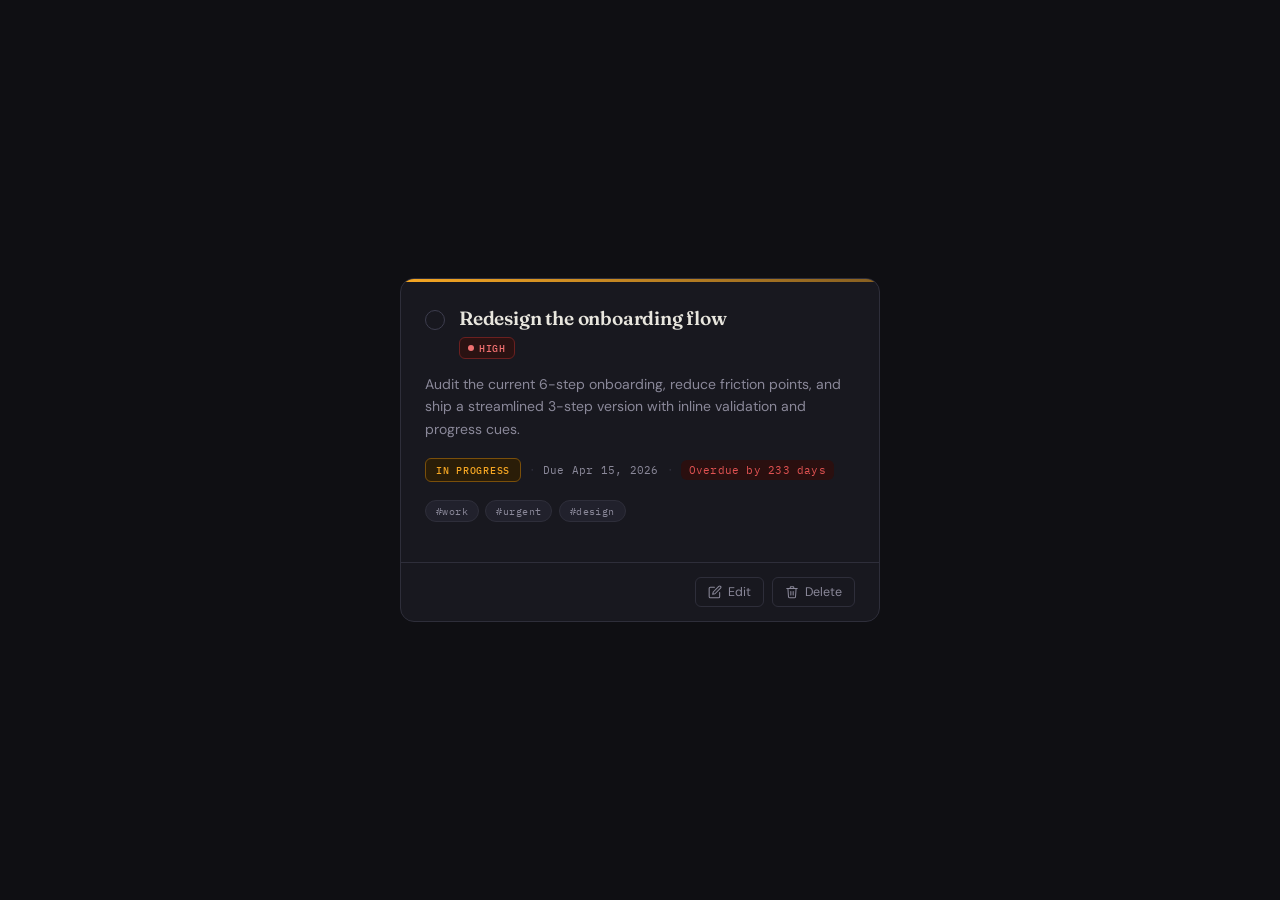
<file: index.html>
<!doctype html>
<html lang="en">
  <head>
    <meta charset="UTF-8" />
    <meta name="viewport" content="width=device-width, initial-scale=1.0" />
    <title>Todo Card — Stage 0</title>
    <link rel="preconnect" href="https://fonts.googleapis.com" />
    <link rel="preconnect" href="https://fonts.gstatic.com" crossorigin />
    <link
      href="https://fonts.googleapis.com/css2?family=Fraunces:ital,opsz,wght@0,9..144,400;0,9..144,600;1,9..144,400&family=IBM+Plex+Mono:wght@400;500&family=DM+Sans:wght@400;500&display=swap"
      rel="stylesheet"
    />
    <link rel="stylesheet" href="style.css" />
  </head>
  <body>
    <article
      data-testid="test-todo-card"
      role="region"
      aria-label="Todo task: Redesign onboarding flow"
    >
      <div class="card-stripe" aria-hidden="true"></div>

      <div class="card-body">
        <!-- Header: checkbox + title + priority -->
        <div class="card-header">
          <div class="checkbox-wrap">
            <label for="todo-complete" class="sr-only"
              >Mark task as complete</label
            >
            <input
              type="checkbox"
              id="todo-complete"
              data-testid="test-todo-complete-toggle"
              role="checkbox"
              aria-label="Mark task as complete"
              aria-checked="false"
            />
          </div>

          <div class="title-group">
            <h2 data-testid="test-todo-title">Redesign the onboarding flow</h2>
            <span
              data-testid="test-todo-priority"
              class="priority-high"
              aria-label="Priority: High"
            >
              <span class="priority-dot" aria-hidden="true"></span>
              High
            </span>
          </div>
        </div>

        <!-- Description -->
        <p data-testid="test-todo-description">
          Audit the current 6-step onboarding, reduce friction points, and ship
          a streamlined 3-step version with inline validation and progress cues.
        </p>

        <!-- Status + Due date + Time remaining -->
        <div class="card-meta">
          <span
            data-testid="test-todo-status"
            class="status-in-progress"
            aria-label="Status: In Progress"
            >In Progress</span
          >

          <span class="meta-sep" aria-hidden="true">·</span>

          <time
            data-testid="test-todo-due-date"
            datetime="2026-04-15T18:00:00Z"
            aria-label="Due date: April 15, 2026"
            >Due Apr 15, 2026</time
          >

          <span class="meta-sep" aria-hidden="true">·</span>

          <span
            data-testid="test-todo-time-remaining"
            class="fine"
            aria-live="polite"
            aria-label="Time remaining"
            >Calculating…</span
          >
        </div>

        <!-- Tags -->
        <ul data-testid="test-todo-tags" role="list" aria-label="Task tags">
          <li data-testid="test-todo-tag-work" role="listitem">#work</li>
          <li data-testid="test-todo-tag-urgent" role="listitem">#urgent</li>
          <li data-testid="test-todo-tag-design" role="listitem">#design</li>
        </ul>
      </div>
      <!-- /card-body -->

      <!-- Footer actions -->
      <div class="card-footer">
        <button
          data-testid="test-todo-edit-button"
          class="icon-btn"
          aria-label="Edit task"
        >
          <svg class="btn-icon" viewBox="0 0 24 24" aria-hidden="true">
            <path
              d="M11 4H4a2 2 0 0 0-2 2v14a2 2 0 0 0 2 2h14a2 2 0 0 0 2-2v-7"
            />
            <path d="M18.5 2.5a2.121 2.121 0 0 1 3 3L12 15l-4 1 1-4 9.5-9.5z" />
          </svg>
          <span>Edit</span>
        </button>

        <button
          data-testid="test-todo-delete-button"
          class="icon-btn"
          aria-label="Delete task"
        >
          <svg class="btn-icon" viewBox="0 0 24 24" aria-hidden="true">
            <polyline points="3 6 5 6 21 6" />
            <path d="M19 6l-1 14a2 2 0 0 1-2 2H8a2 2 0 0 1-2-2L5 6" />
            <path d="M10 11v6M14 11v6" />
            <path d="M9 6V4a1 1 0 0 1 1-1h4a1 1 0 0 1 1 1v2" />
          </svg>
          <span>Delete</span>
        </button>
      </div>
    </article>

    <script src="main.js"></script>
  </body>
</html>
</file>
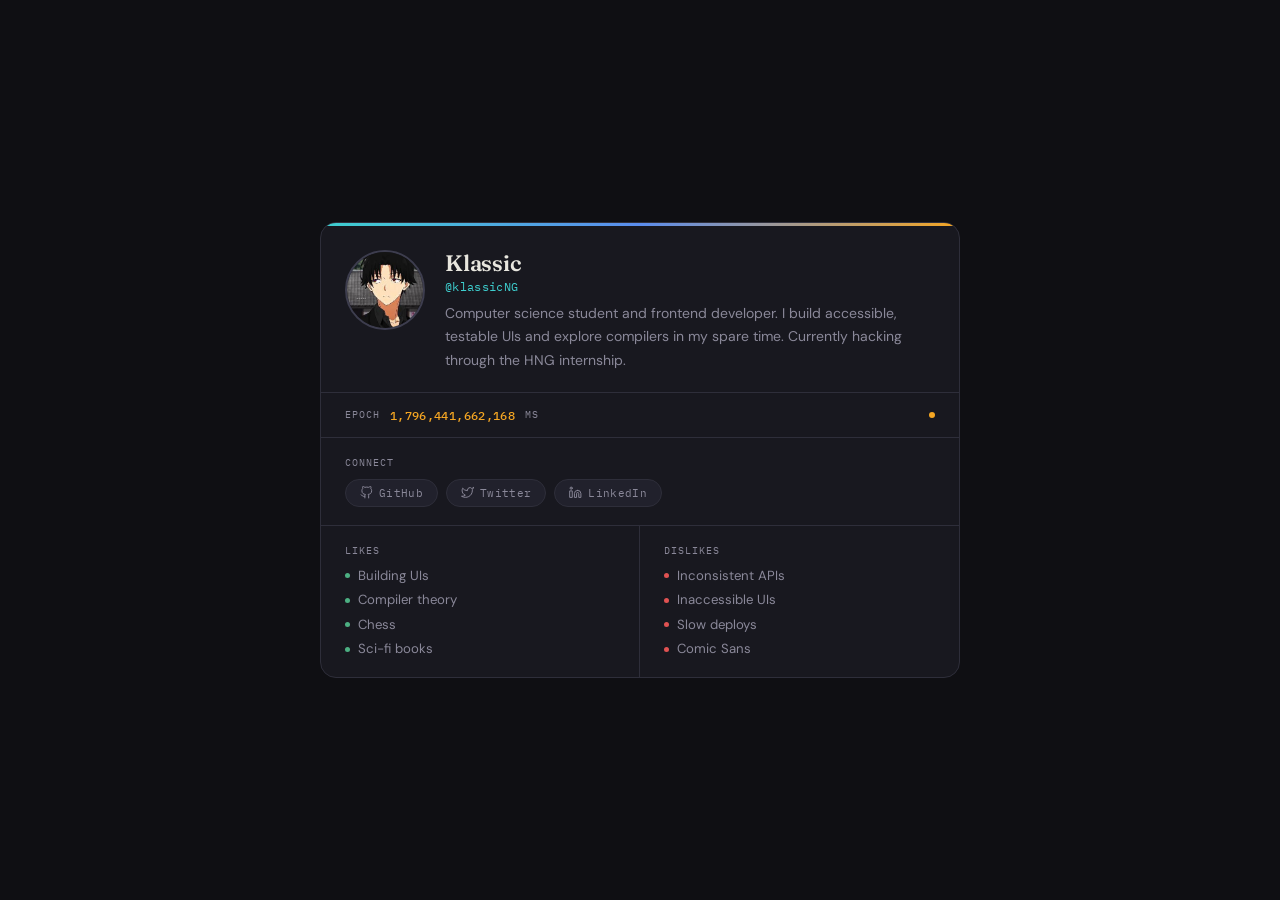
<file: stage-1/profile-card/index.html>
<!doctype html>
<html lang="en">
  <head>
    <meta charset="UTF-8" />
    <meta name="viewport" content="width=device-width, initial-scale=1.0" />
    <title>Profile Card — Stage 1B</title>
    <link rel="preconnect" href="https://fonts.googleapis.com" />
    <link rel="preconnect" href="https://fonts.gstatic.com" crossorigin />
    <link
      href="https://fonts.googleapis.com/css2?family=Fraunces:opsz,wght@9..144,300;9..144,600&family=IBM+Plex+Mono:wght@400;500&family=DM+Sans:wght@400;500&display=swap"
      rel="stylesheet"
    />
    <link rel="stylesheet" href="style.css" />
  </head>
  <body>
    <article
      data-testid="test-profile-card"
      role="region"
      aria-label="User profile card"
    >
      <div class="profile-stripe" aria-hidden="true"></div>

      <!-- ── Top: avatar + identity ── -->
      <div class="profile-top">
        <figure>
          <img
            data-testid="test-user-avatar"
            src="[data-uri]"
            alt="Profile photo of Klassic — a developer avatar placeholder"
            width="80"
            height="80"
          />
        </figure>

        <div class="profile-identity">
          <header>
            <h2 data-testid="test-user-name">Klassic</h2>
            <p class="profile-handle" aria-label="GitHub handle">@klassicNG</p>
          </header>
          <p data-testid="test-user-bio">
            Computer science student and frontend developer. I build accessible,
            testable UIs and explore compilers in my spare time. Currently
            hacking through the HNG internship.
          </p>
        </div>
      </div>

      <!-- ── Epoch time ── -->
      <div
        class="time-row"
        role="status"
        aria-live="polite"
        aria-label="Current epoch time"
      >
        <span class="time-label" aria-hidden="true">Epoch</span>
        <span
          data-testid="test-user-time"
          aria-label="Current time in milliseconds"
          >0</span
        >
        <span class="time-unit" aria-hidden="true">ms</span>
        <span class="time-pulse" aria-hidden="true"></span>
      </div>

      <!-- ── Social links ── -->
      <section class="profile-section" aria-labelledby="social-heading">
        <p id="social-heading" class="section-label">Connect</p>
        <nav
          data-testid="test-user-social-links"
          aria-label="Social media links"
        >
          <ul role="list">
            <li>
              <a
                data-testid="test-user-social-github"
                href="https://github.com/klassicNG"
                target="_blank"
                rel="noopener noreferrer"
                aria-label="GitHub profile (opens in new tab)"
              >
                <svg class="social-icon" viewBox="0 0 24 24" aria-hidden="true">
                  <path
                    d="M9 19c-5 1.5-5-2.5-7-3m14 6v-3.87a3.37 3.37 0 0 0-.94-2.61c3.14-.35 6.44-1.54 6.44-7A5.44 5.44 0 0 0 20 4.77 5.07 5.07 0 0 0 19.91 1S18.73.65 16 2.48a13.38 13.38 0 0 0-7 0C6.27.65 5.09 1 5.09 1A5.07 5.07 0 0 0 5 4.77a5.44 5.44 0 0 0-1.5 3.78c0 5.42 3.3 6.61 6.44 7A3.37 3.37 0 0 0 9 18.13V22"
                  />
                </svg>
                GitHub
              </a>
            </li>
            <li>
              <a
                data-testid="test-user-social-twitter"
                href="https://x.com/@klassicNG0357"
                target="_blank"
                rel="noopener noreferrer"
                aria-label="Twitter / X profile (opens in new tab)"
              >
                <svg class="social-icon" viewBox="0 0 24 24" aria-hidden="true">
                  <path
                    d="M23 3a10.9 10.9 0 0 1-3.14 1.53 4.48 4.48 0 0 0-7.86 3v1A10.66 10.66 0 0 1 3 4s-4 9 5 13a11.64 11.64 0 0 1-7 2c9 5 20 0 20-11.5a4.5 4.5 0 0 0-.08-.83A7.72 7.72 0 0 0 23 3z"
                  />
                </svg>
                Twitter
              </a>
            </li>
            <li>
              <a
                data-testid="test-user-social-linkedin"
                href="https://linkedin.com/in/victor-god-s-power-08691333b"
                target="_blank"
                rel="noopener noreferrer"
                aria-label="LinkedIn profile (opens in new tab)"
              >
                <svg class="social-icon" viewBox="0 0 24 24" aria-hidden="true">
                  <path
                    d="M16 8a6 6 0 0 1 6 6v7h-4v-7a2 2 0 0 0-2-2 2 2 0 0 0-2 2v7h-4v-7a6 6 0 0 1 6-6z"
                  />
                  <rect x="2" y="9" width="4" height="12" />
                  <circle cx="4" cy="4" r="2" />
                </svg>
                LinkedIn
              </a>
            </li>
          </ul>
        </nav>
      </section>

      <!-- ── Hobbies & Dislikes ── -->
      <div class="lists-grid">
        <div class="list-panel">
          <p class="section-label" id="hobbies-heading">Likes</p>
          <ul
            data-testid="test-user-hobbies"
            role="list"
            aria-labelledby="hobbies-heading"
          >
            <li>Building UIs</li>
            <li>Compiler theory</li>
            <li>Chess</li>
            <li>Sci-fi books</li>
          </ul>
        </div>

        <div class="list-panel">
          <p class="section-label" id="dislikes-heading">Dislikes</p>
          <ul
            data-testid="test-user-dislikes"
            role="list"
            aria-labelledby="dislikes-heading"
          >
            <li>Inconsistent APIs</li>
            <li>Inaccessible UIs</li>
            <li>Slow deploys</li>
            <li>Comic Sans</li>
          </ul>
        </div>
      </div>
    </article>

    <script src="main.js"></script>
  </body>
</html>
</file>
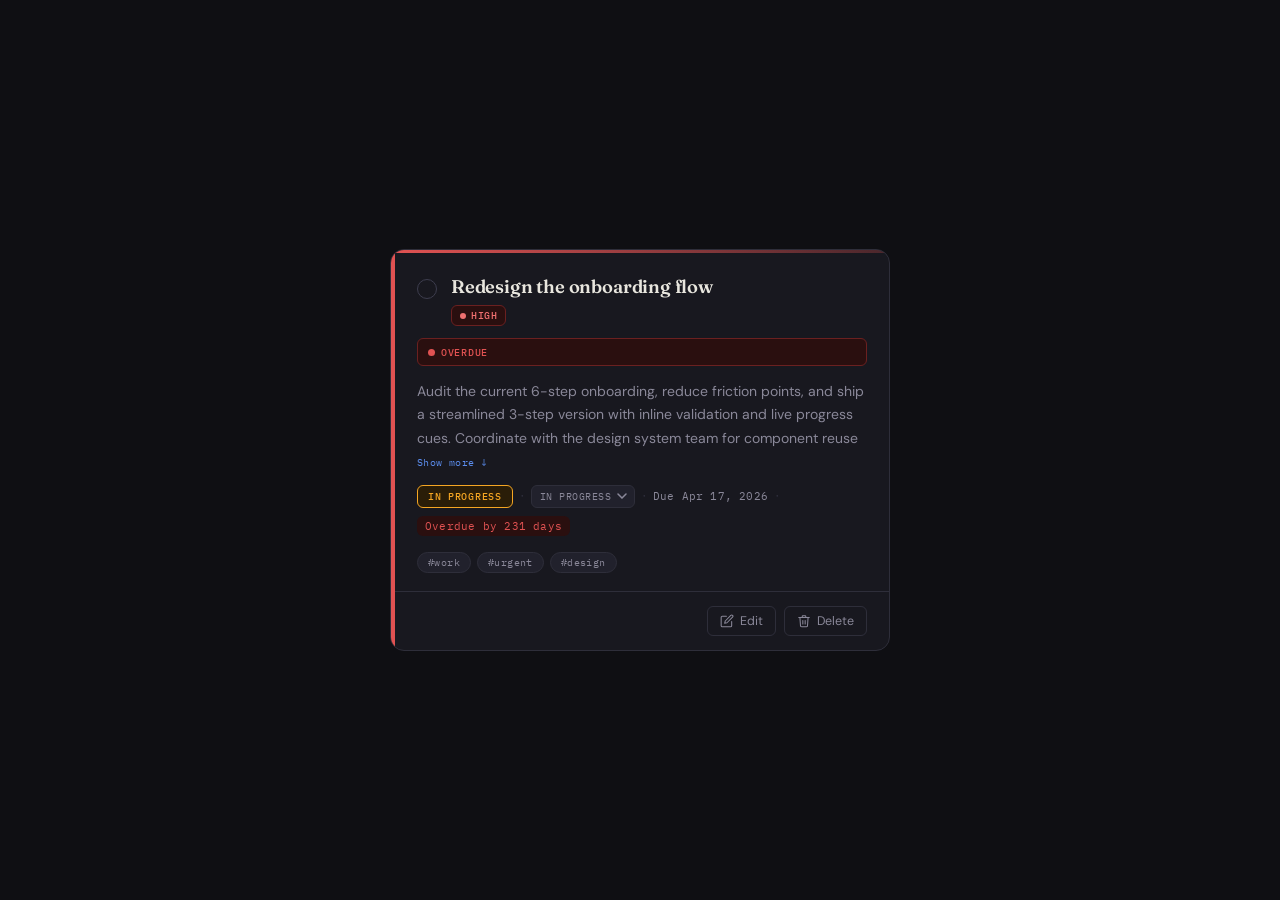
<file: stage-1/todo-card/index.html>
<!doctype html>
<html lang="en">
  <head>
    <meta charset="UTF-8" />
    <meta name="viewport" content="width=device-width, initial-scale=1.0" />
    <title>Todo Card — Stage 1A</title>
    <link rel="preconnect" href="https://fonts.googleapis.com" />
    <link rel="preconnect" href="https://fonts.gstatic.com" crossorigin />
    <link
      href="https://fonts.googleapis.com/css2?family=Fraunces:opsz,wght@9..144,400;9..144,600&family=IBM+Plex+Mono:wght@400;500&family=DM+Sans:wght@400;500&display=swap"
      rel="stylesheet"
    />
    <link rel="stylesheet" href="style.css" />
  </head>
  <body>
    <article data-testid="test-todo-card" role="region" aria-label="Todo task">
      <!-- Priority indicator — left vertical bar -->
      <div
        data-testid="test-todo-priority-indicator"
        class="pri-high"
        aria-hidden="true"
      ></div>

      <div class="card-inner">
        <div class="card-stripe pri-high" aria-hidden="true"></div>

        <!-- ═══════════ VIEW MODE ═══════════ -->
        <div class="view-mode">
          <div class="card-body">
            <!-- Header: checkbox + title + priority badge -->
            <div class="card-header">
              <div class="checkbox-wrap">
                <label for="todo-complete" class="sr-only"
                  >Mark task as complete</label
                >
                <input
                  type="checkbox"
                  id="todo-complete"
                  data-testid="test-todo-complete-toggle"
                  aria-label="Mark task as complete"
                  aria-checked="false"
                />
              </div>

              <div class="title-group">
                <h2 data-testid="test-todo-title">
                  Redesign the onboarding flow
                </h2>
                <span
                  data-testid="test-todo-priority"
                  class="pri-high"
                  aria-label="Priority: High"
                >
                  <span class="priority-dot" aria-hidden="true"></span>
                  High
                </span>
              </div>
            </div>

            <!-- Overdue indicator -->
            <div
              data-testid="test-todo-overdue-indicator"
              role="alert"
              aria-label="This task is overdue"
            >
              <span class="overdue-pulse" aria-hidden="true"></span>
              Overdue
            </div>

            <!-- Collapsible description -->
            <div
              data-testid="test-todo-collapsible-section"
              id="desc-collapsible"
              class="collapsed"
            >
              <p data-testid="test-todo-description">
                Audit the current 6-step onboarding, reduce friction points, and
                ship a streamlined 3-step version with inline validation and
                live progress cues. Coordinate with the design system team for
                component reuse and run usability tests on the new flow before
                launch.
              </p>
            </div>
            <button
              data-testid="test-todo-expand-toggle"
              class="visible"
              aria-expanded="false"
              aria-controls="desc-collapsible"
              aria-label="Show full description"
            >
              Show more ↓
            </button>

            <!-- Meta: status badge + status control + due date + time remaining -->
            <div class="card-meta">
              <span
                data-testid="test-todo-status"
                class="status-in-progress"
                aria-label="Status: In Progress"
                >In Progress</span
              >

              <span class="meta-sep" aria-hidden="true">·</span>

              <div class="status-control-wrap">
                <label for="status-control" class="sr-only"
                  >Change status</label
                >
                <select
                  id="status-control"
                  data-testid="test-todo-status-control"
                  aria-label="Change task status"
                >
                  <option value="pending">Pending</option>
                  <option value="in-progress" selected>In Progress</option>
                  <option value="done">Done</option>
                </select>
              </div>

              <span class="meta-sep" aria-hidden="true">·</span>

              <time
                data-testid="test-todo-due-date"
                datetime="2026-04-17T23:59:00Z"
                aria-label="Due date: April 17, 2026"
                >Due Apr 17, 2026</time
              >

              <span class="meta-sep" aria-hidden="true">·</span>

              <span
                data-testid="test-todo-time-remaining"
                class="tr-fine"
                aria-live="polite"
                aria-label="Time remaining"
                >Calculating…</span
              >
            </div>

            <!-- Tags -->
            <ul data-testid="test-todo-tags" role="list" aria-label="Task tags">
              <li data-testid="test-todo-tag-work" role="listitem">#work</li>
              <li data-testid="test-todo-tag-urgent" role="listitem">
                #urgent
              </li>
              <li data-testid="test-todo-tag-design" role="listitem">
                #design
              </li>
            </ul>
          </div>
          <!-- /card-body -->

          <!-- Footer -->
          <div class="card-footer">
            <button
              data-testid="test-todo-edit-button"
              class="icon-btn"
              aria-label="Edit task"
            >
              <svg class="btn-icon" viewBox="0 0 24 24" aria-hidden="true">
                <path
                  d="M11 4H4a2 2 0 0 0-2 2v14a2 2 0 0 0 2 2h14a2 2 0 0 0 2-2v-7"
                />
                <path
                  d="M18.5 2.5a2.121 2.121 0 0 1 3 3L12 15l-4 1 1-4 9.5-9.5z"
                />
              </svg>
              <span>Edit</span>
            </button>

            <button
              data-testid="test-todo-delete-button"
              class="icon-btn"
              aria-label="Delete task"
            >
              <svg class="btn-icon" viewBox="0 0 24 24" aria-hidden="true">
                <polyline points="3 6 5 6 21 6" />
                <path d="M19 6l-1 14a2 2 0 0 1-2 2H8a2 2 0 0 1-2-2L5 6" />
                <path d="M10 11v6M14 11v6" />
                <path d="M9 6V4a1 1 0 0 1 1-1h4a1 1 0 0 1 1 1v2" />
              </svg>
              <span>Delete</span>
            </button>
          </div>
        </div>
        <!-- /view-mode -->

        <!-- ═══════════ EDIT MODE ═══════════ -->
        <div class="edit-mode">
          <div
            data-testid="test-todo-edit-form"
            role="form"
            aria-label="Edit task form"
          >
            <div class="field-group">
              <label for="edit-title">Title</label>
              <input
                type="text"
                id="edit-title"
                data-testid="test-todo-edit-title-input"
                class="edit-input"
                placeholder="Task title"
                aria-label="Task title"
              />
            </div>

            <div class="field-group">
              <label for="edit-desc">Description</label>
              <textarea
                id="edit-desc"
                data-testid="test-todo-edit-description-input"
                class="edit-textarea"
                placeholder="Task description"
                aria-label="Task description"
              ></textarea>
            </div>

            <div class="field-group">
              <label for="edit-priority">Priority</label>
              <select
                id="edit-priority"
                data-testid="test-todo-edit-priority-select"
                class="edit-select"
                aria-label="Task priority"
              >
                <option value="low">Low</option>
                <option value="medium">Medium</option>
                <option value="high" selected>High</option>
              </select>
            </div>

            <div class="field-group">
              <label for="edit-due">Due date</label>
              <input
                type="date"
                id="edit-due"
                data-testid="test-todo-edit-due-date-input"
                class="edit-input"
                aria-label="Task due date"
              />
            </div>

            <div class="edit-form-footer">
              <button
                type="button"
                data-testid="test-todo-cancel-button"
                aria-label="Cancel editing"
              >
                Cancel
              </button>
              <button
                type="button"
                data-testid="test-todo-save-button"
                aria-label="Save changes"
              >
                Save changes
              </button>
            </div>
          </div>
        </div>
        <!-- /edit-mode -->
      </div>
      <!-- /card-inner -->
    </article>

    <script src="main.js"></script>
  </body>
</html>
</file>
<file: style.css>
*,
*::before,
*::after {
  box-sizing: border-box;
  margin: 0;
  padding: 0;
}

:root {
  --bg: #0f0f13;
  --surface: #18181f;
  --surface2: #21212c;
  --border: #2e2e3a;
  --border2: #3d3d4e;
  --text: #e8e6de;
  --muted: #8a8899;
  --amber: #f5a623;
  --amber-dim: #7a4f0a;
  --red: #e05252;
  --green: #4caf82;
  --blue: #5b8dee;
  --font-serif: "Fraunces", Georgia, serif;
  --font-mono: "IBM Plex Mono", "Courier New", monospace;
  --font-sans: "DM Sans", system-ui, sans-serif;
  --r: 14px;
  --r-sm: 6px;
}

body {
  background: var(--bg);
  min-height: 100vh;
  display: flex;
  align-items: center;
  justify-content: center;
  padding: 2rem 1rem;
  font-family: var(--font-sans);
}

/* ── Card ── */
article[data-testid="test-todo-card"] {
  background: var(--surface);
  border: 1px solid var(--border);
  border-radius: var(--r);
  width: 100%;
  max-width: 480px;
  overflow: hidden;
  transition: border-color 0.25s;
}
article[data-testid="test-todo-card"]:focus-within {
  border-color: var(--border2);
}

/* Accent stripe */
.card-stripe {
  height: 3px;
  background: linear-gradient(90deg, var(--amber) 0%, #f5a62380 100%);
}

.card-body {
  padding: 1.5rem 1.5rem 1.25rem;
}

/* ── Top row: checkbox + title + priority ── */
.card-header {
  display: flex;
  align-items: flex-start;
  gap: 0.875rem;
  margin-bottom: 0.875rem;
}

/* Checkbox */
.checkbox-wrap {
  position: relative;
  flex-shrink: 0;
  margin-top: 4px;
}
input[data-testid="test-todo-complete-toggle"] {
  appearance: none;
  -webkit-appearance: none;
  width: 20px;
  height: 20px;
  border: 1.5px solid var(--border2);
  border-radius: 50%;
  background: transparent;
  cursor: pointer;
  display: block;
  transition:
    border-color 0.2s,
    background 0.2s;
  position: relative;
}
input[data-testid="test-todo-complete-toggle"]:focus-visible {
  outline: 2px solid var(--amber);
  outline-offset: 2px;
}
input[data-testid="test-todo-complete-toggle"]:hover {
  border-color: var(--amber);
}
input[data-testid="test-todo-complete-toggle"]:checked {
  background: var(--green);
  border-color: var(--green);
}
input[data-testid="test-todo-complete-toggle"]:checked::after {
  content: "";
  position: absolute;
  left: 5px;
  top: 2px;
  width: 5px;
  height: 9px;
  border: 2px solid #fff;
  border-top: none;
  border-left: none;
  transform: rotate(45deg);
}

/* Title area */
.title-group {
  flex: 1;
  min-width: 0;
}

h2[data-testid="test-todo-title"] {
  font-family: var(--font-serif);
  font-size: 1.2rem;
  font-weight: 600;
  color: var(--text);
  line-height: 1.3;
  letter-spacing: -0.01em;
  transition: color 0.25s;
}
h2[data-testid="test-todo-title"].done {
  text-decoration: line-through;
  color: var(--muted);
}

/* Priority badge */
span[data-testid="test-todo-priority"] {
  display: inline-flex;
  align-items: center;
  gap: 5px;
  margin-top: 6px;
  font-family: var(--font-mono);
  font-size: 0.65rem;
  font-weight: 500;
  letter-spacing: 0.06em;
  text-transform: uppercase;
  padding: 3px 8px;
  border-radius: var(--r-sm);
  border: 1px solid;
}
span[data-testid="test-todo-priority"].priority-high {
  color: #f07070;
  border-color: #6b2020;
  background: #2a1212;
}
span[data-testid="test-todo-priority"].priority-medium {
  color: var(--amber);
  border-color: var(--amber-dim);
  background: #2a1d08;
}
span[data-testid="test-todo-priority"].priority-low {
  color: var(--green);
  border-color: #1a4a32;
  background: #0e2a1e;
}
.priority-dot {
  width: 6px;
  height: 6px;
  border-radius: 50%;
  background: currentColor;
  flex-shrink: 0;
}

/* ── Description ── */
p[data-testid="test-todo-description"] {
  font-size: 0.875rem;
  color: var(--muted);
  line-height: 1.6;
  margin-bottom: 1.125rem;
}

/* ── Meta row: status + dates ── */
.card-meta {
  display: flex;
  flex-wrap: wrap;
  gap: 0.625rem;
  margin-bottom: 1.125rem;
  align-items: center;
}

/* Status */
span[data-testid="test-todo-status"] {
  font-family: var(--font-mono);
  font-size: 0.65rem;
  font-weight: 500;
  text-transform: uppercase;
  letter-spacing: 0.07em;
  padding: 4px 10px;
  border-radius: var(--r-sm);
  border: 1px solid;
  transition: all 0.3s;
}
span[data-testid="test-todo-status"].status-pending {
  color: var(--blue);
  border-color: #1e3060;
  background: #0d1c3d;
}
span[data-testid="test-todo-status"].status-in-progress {
  color: var(--amber);
  border-color: var(--amber-dim);
  background: #2a1d08;
}
span[data-testid="test-todo-status"].status-done {
  color: var(--green);
  border-color: #1a4a32;
  background: #0e2a1e;
}

/* Date divider */
.meta-sep {
  color: var(--border2);
  font-size: 0.75rem;
}

/* Due date */
time[data-testid="test-todo-due-date"] {
  font-family: var(--font-mono);
  font-size: 0.7rem;
  color: var(--muted);
  letter-spacing: 0.02em;
}

/* Time remaining */
[data-testid="test-todo-time-remaining"] {
  font-family: var(--font-mono);
  font-size: 0.7rem;
  letter-spacing: 0.02em;
  padding: 3px 8px;
  border-radius: var(--r-sm);
}
[data-testid="test-todo-time-remaining"].overdue {
  color: var(--red);
  background: #2a0f0f;
}
[data-testid="test-todo-time-remaining"].soon {
  color: var(--amber);
  background: #2a1d08;
}
[data-testid="test-todo-time-remaining"].fine {
  color: var(--muted);
  background: var(--surface2);
}

/* ── Tags ── */
ul[data-testid="test-todo-tags"] {
  list-style: none;
  display: flex;
  flex-wrap: wrap;
  gap: 0.4rem;
  margin-bottom: 1.25rem;
}
ul[data-testid="test-todo-tags"] li {
  font-family: var(--font-mono);
  font-size: 0.65rem;
  letter-spacing: 0.04em;
  color: var(--muted);
  background: var(--surface2);
  border: 1px solid var(--border);
  border-radius: 99px;
  padding: 3px 10px;
  transition:
    border-color 0.2s,
    color 0.2s;
}
ul[data-testid="test-todo-tags"] li:hover {
  border-color: var(--border2);
  color: var(--text);
}

/* ── Footer: action buttons ── */
.card-footer {
  display: flex;
  align-items: center;
  justify-content: flex-end;
  gap: 0.5rem;
  padding: 0.875rem 1.5rem;
  border-top: 1px solid var(--border);
}

.icon-btn {
  display: inline-flex;
  align-items: center;
  gap: 6px;
  background: transparent;
  border: 1px solid var(--border);
  color: var(--muted);
  border-radius: var(--r-sm);
  padding: 6px 12px;
  font-family: var(--font-sans);
  font-size: 0.78rem;
  cursor: pointer;
  transition:
    border-color 0.2s,
    color 0.2s,
    background 0.2s;
}
.icon-btn:focus-visible {
  outline: 2px solid var(--amber);
  outline-offset: 2px;
}
button[data-testid="test-todo-edit-button"]:hover {
  border-color: var(--blue);
  color: var(--blue);
  background: #0d1c3d;
}
button[data-testid="test-todo-delete-button"]:hover {
  border-color: var(--red);
  color: var(--red);
  background: #2a0f0f;
}
.btn-icon {
  width: 14px;
  height: 14px;
  fill: none;
  stroke: currentColor;
  stroke-width: 1.8;
  stroke-linecap: round;
  stroke-linejoin: round;
}

/* ── Completion overlay ── */
article.completed .card-stripe {
  background: var(--green);
  opacity: 0.5;
}

.sr-only {
  position: absolute;
  width: 1px;
  height: 1px;
  padding: 0;
  margin: -1px;
  overflow: hidden;
  clip: rect(0, 0, 0, 0);
  white-space: nowrap;
  border: 0;
}

/* ── Responsive ── */
@media (max-width: 520px) {
  body {
    padding: 1rem 0.75rem;
    align-items: flex-start;
  }
  article[data-testid="test-todo-card"] {
    max-width: 100%;
  }
  .card-body {
    padding: 1.25rem 1.125rem 1rem;
  }
  .card-footer {
    padding: 0.75rem 1.125rem;
  }
}

@media (max-width: 360px) {
  h2[data-testid="test-todo-title"] {
    font-size: 1.05rem;
  }
  .icon-btn span {
    display: none;
  }
  .icon-btn {
    padding: 6px 8px;
  }
}
</file>
<file: stage-1/profile-card/style.css>
*,
*::before,
*::after {
  box-sizing: border-box;
  margin: 0;
  padding: 0;
}

:root {
  --bg: #0f0f13;
  --surface: #18181f;
  --surface2: #21212c;
  --border: #2e2e3a;
  --border2: #3d3d4e;
  --text: #e8e6de;
  --muted: #8a8899;
  --amber: #f5a623;
  --red: #e05252;
  --green: #4caf82;
  --blue: #5b8dee;
  --teal: #3ecfcf;
  --font-serif: "Fraunces", Georgia, serif;
  --font-mono: "IBM Plex Mono", monospace;
  --font-sans: "DM Sans", system-ui, sans-serif;
  --r: 16px;
  --r-sm: 8px;
}

.sr-only {
  position: absolute;
  width: 1px;
  height: 1px;
  padding: 0;
  margin: -1px;
  overflow: hidden;
  clip: rect(0, 0, 0, 0);
  white-space: nowrap;
  border: 0;
}

body {
  background: var(--bg);
  min-height: 100vh;
  display: flex;
  align-items: center;
  justify-content: center;
  padding: 2rem 1rem;
  font-family: var(--font-sans);
}

/* ── Card ── */
article[data-testid="test-profile-card"] {
  width: 100%;
  max-width: 640px;
  background: var(--surface);
  border: 1px solid var(--border);
  border-radius: var(--r);
  overflow: hidden;
}

/* Top accent */
.profile-stripe {
  height: 3px;
  background: linear-gradient(
    90deg,
    var(--teal) 0%,
    var(--blue) 50%,
    var(--amber) 100%
  );
}

/* ── Top section: avatar + identity ── */
.profile-top {
  display: flex;
  align-items: flex-start;
  gap: 1.25rem;
  padding: 1.5rem 1.5rem 0;
}

/* Avatar */
figure {
  flex-shrink: 0;
  margin: 0;
}
img[data-testid="test-user-avatar"] {
  width: 80px;
  height: 80px;
  border-radius: 50%;
  border: 2px solid var(--border2);
  object-fit: cover;
  display: block;
}

/* Identity */
.profile-identity {
  flex: 1;
  min-width: 0;
}

header {
  margin-bottom: 0.375rem;
}
[data-testid="test-user-name"] {
  font-family: var(--font-serif);
  font-size: 1.4rem;
  font-weight: 600;
  color: var(--text);
  letter-spacing: -0.01em;
  line-height: 1.2;
}
.profile-handle {
  font-family: var(--font-mono);
  font-size: 0.72rem;
  color: var(--teal);
  letter-spacing: 0.03em;
  margin-top: 2px;
}

p[data-testid="test-user-bio"] {
  font-size: 0.875rem;
  color: var(--muted);
  line-height: 1.65;
  margin-top: 0.5rem;
  word-break: break-word;
}

/* ── Time display ── */
.time-row {
  padding: 0.875rem 1.5rem;
  display: flex;
  align-items: center;
  gap: 0.625rem;
  border-top: 1px solid var(--border);
  border-bottom: 1px solid var(--border);
  margin-top: 1.25rem;
}
.time-label {
  font-family: var(--font-mono);
  font-size: 0.6rem;
  letter-spacing: 0.1em;
  text-transform: uppercase;
  color: var(--muted);
}
[data-testid="test-user-time"] {
  font-family: var(--font-mono);
  font-size: 0.78rem;
  font-weight: 500;
  color: var(--amber);
  letter-spacing: 0.03em;
  aria-live: polite;
}
.time-unit {
  font-family: var(--font-mono);
  font-size: 0.6rem;
  letter-spacing: 0.07em;
  text-transform: uppercase;
  color: var(--muted);
}
.time-pulse {
  width: 6px;
  height: 6px;
  border-radius: 50%;
  background: var(--amber);
  margin-left: auto;
  animation: blink 1s infinite;
  flex-shrink: 0;
}
@keyframes blink {
  0%,
  100% {
    opacity: 1;
  }
  50% {
    opacity: 0.2;
  }
}

/* ── Social links ── */
.profile-section {
  padding: 1.125rem 1.5rem;
}
.section-label {
  font-family: var(--font-mono);
  font-size: 0.6rem;
  letter-spacing: 0.1em;
  text-transform: uppercase;
  color: var(--muted);
  margin-bottom: 0.625rem;
}

nav[data-testid="test-user-social-links"] ul {
  list-style: none;
  display: flex;
  flex-wrap: wrap;
  gap: 0.5rem;
}
nav[data-testid="test-user-social-links"] a {
  display: inline-flex;
  align-items: center;
  gap: 6px;
  background: var(--surface2);
  border: 1px solid var(--border);
  border-radius: 99px;
  padding: 6px 14px;
  font-family: var(--font-mono);
  font-size: 0.7rem;
  letter-spacing: 0.03em;
  color: var(--muted);
  text-decoration: none;
  transition:
    border-color 0.2s,
    color 0.2s,
    background 0.2s;
}
nav[data-testid="test-user-social-links"] a:hover {
  border-color: var(--teal);
  color: var(--teal);
  background: #0b2a2a;
}
nav[data-testid="test-user-social-links"] a:focus-visible {
  outline: 2px solid var(--amber);
  outline-offset: 2px;
}
.social-icon {
  width: 13px;
  height: 13px;
  fill: none;
  stroke: currentColor;
  stroke-width: 1.8;
  stroke-linecap: round;
  stroke-linejoin: round;
  flex-shrink: 0;
}

/* ── Hobbies & Dislikes ── */
.lists-grid {
  display: grid;
  grid-template-columns: 1fr 1fr;
  gap: 0;
  border-top: 1px solid var(--border);
}
.list-panel {
  padding: 1.125rem 1.5rem;
}
.list-panel:first-child {
  border-right: 1px solid var(--border);
}

ul[data-testid="test-user-hobbies"],
ul[data-testid="test-user-dislikes"] {
  list-style: none;
  display: flex;
  flex-direction: column;
  gap: 0.375rem;
}
ul[data-testid="test-user-hobbies"] li,
ul[data-testid="test-user-dislikes"] li {
  display: flex;
  align-items: center;
  gap: 8px;
  font-size: 0.825rem;
  color: var(--muted);
  line-height: 1.4;
}
ul[data-testid="test-user-hobbies"] li::before {
  content: "";
  width: 5px;
  height: 5px;
  border-radius: 50%;
  background: var(--green);
  flex-shrink: 0;
}
ul[data-testid="test-user-dislikes"] li::before {
  content: "";
  width: 5px;
  height: 5px;
  border-radius: 50%;
  background: var(--red);
  flex-shrink: 0;
}

/* ── Responsive ── */
@media (max-width: 480px) {
  body {
    padding: 1rem 0.75rem;
    align-items: flex-start;
  }
  article[data-testid="test-profile-card"] {
    max-width: 100%;
  }

  .profile-top {
    flex-direction: column;
    align-items: center;
    text-align: center;
    padding: 1.25rem 1.25rem 0;
  }
  p[data-testid="test-user-bio"] {
    text-align: left;
  }

  .lists-grid {
    grid-template-columns: 1fr;
  }
  .list-panel:first-child {
    border-right: none;
    border-bottom: 1px solid var(--border);
  }

  img[data-testid="test-user-avatar"] {
    width: 72px;
    height: 72px;
  }
  [data-testid="test-user-name"] {
    font-size: 1.25rem;
  }

  .time-row {
    padding: 0.75rem 1.25rem;
  }
  .profile-section {
    padding: 1rem 1.25rem;
  }
  .list-panel {
    padding: 1rem 1.25rem;
  }
}

@media (min-width: 481px) and (max-width: 768px) {
  article[data-testid="test-profile-card"] {
    max-width: 100%;
  }
}
</file>
<file: stage-1/todo-card/style.css>
*,
*::before,
*::after {
  box-sizing: border-box;
  margin: 0;
  padding: 0;
}

:root {
  --bg: #0f0f13;
  --surface: #18181f;
  --surface2: #21212c;
  --border: #2e2e3a;
  --border2: #3d3d4e;
  --text: #e8e6de;
  --muted: #8a8899;
  --amber: #f5a623;
  --amber-bg: #2a1d08;
  --amber-bdr: #7a4f0a;
  --red: #e05252;
  --red-bg: #2a0f0f;
  --green: #4caf82;
  --green-bg: #0e2a1e;
  --green-bdr: #1a4a32;
  --blue: #5b8dee;
  --blue-bg: #0d1c3d;
  --blue-bdr: #1e3060;
  --font-serif: "Fraunces", Georgia, serif;
  --font-mono: "IBM Plex Mono", monospace;
  --font-sans: "DM Sans", system-ui, sans-serif;
  --r: 14px;
  --r-sm: 6px;
}

.sr-only {
  position: absolute;
  width: 1px;
  height: 1px;
  padding: 0;
  margin: -1px;
  overflow: hidden;
  clip: rect(0, 0, 0, 0);
  white-space: nowrap;
  border: 0;
}

body {
  background: var(--bg);
  min-height: 100vh;
  display: flex;
  align-items: center;
  justify-content: center;
  padding: 2rem 1rem;
  font-family: var(--font-sans);
}

/* ── Card shell ── */
article[data-testid="test-todo-card"] {
  display: flex;
  width: 100%;
  max-width: 500px;
  background: var(--surface);
  border: 1px solid var(--border);
  border-radius: var(--r);
  overflow: hidden;
  transition: border-color 0.25s;
}
article[data-testid="test-todo-card"]:focus-within {
  border-color: var(--border2);
}

/* ── Priority indicator bar (left vertical stripe) ── */
[data-testid="test-todo-priority-indicator"] {
  width: 4px;
  flex-shrink: 0;
  transition: background 0.3s;
}
[data-testid="test-todo-priority-indicator"].pri-high {
  background: var(--red);
}
[data-testid="test-todo-priority-indicator"].pri-medium {
  background: var(--amber);
}
[data-testid="test-todo-priority-indicator"].pri-low {
  background: var(--green);
}

/* ── Card inner wrapper ── */
.card-inner {
  flex: 1;
  min-width: 0;
  display: flex;
  flex-direction: column;
}

/* top stripe */
.card-stripe {
  height: 3px;
  transition: background 0.3s;
}
.card-stripe.pri-high {
  background: linear-gradient(90deg, var(--red) 0%, #e0525240 100%);
}
.card-stripe.pri-medium {
  background: linear-gradient(90deg, var(--amber) 0%, #f5a62340 100%);
}
.card-stripe.pri-low {
  background: linear-gradient(90deg, var(--green) 0%, #4caf8240 100%);
}

/* ── View / Edit mode containers ── */
.view-mode,
.edit-mode {
  display: flex;
  flex-direction: column;
}
.edit-mode {
  display: none;
}
.card-inner.editing .view-mode {
  display: none;
}
.card-inner.editing .edit-mode {
  display: flex;
}

/* ── Card body ── */
.card-body {
  padding: 1.375rem 1.375rem 1.125rem;
}

/* Header row */
.card-header {
  display: flex;
  align-items: flex-start;
  gap: 0.875rem;
  margin-bottom: 0.75rem;
}

/* Checkbox */
.checkbox-wrap {
  flex-shrink: 0;
  margin-top: 4px;
}
input[data-testid="test-todo-complete-toggle"] {
  appearance: none;
  -webkit-appearance: none;
  width: 20px;
  height: 20px;
  border: 1.5px solid var(--border2);
  border-radius: 50%;
  background: transparent;
  cursor: pointer;
  display: block;
  position: relative;
  transition:
    border-color 0.2s,
    background 0.2s;
}
input[data-testid="test-todo-complete-toggle"]:focus-visible {
  outline: 2px solid var(--amber);
  outline-offset: 2px;
}
input[data-testid="test-todo-complete-toggle"]:hover {
  border-color: var(--amber);
}
input[data-testid="test-todo-complete-toggle"]:checked {
  background: var(--green);
  border-color: var(--green);
}
input[data-testid="test-todo-complete-toggle"]:checked::after {
  content: "";
  position: absolute;
  left: 5px;
  top: 2px;
  width: 5px;
  height: 9px;
  border: 2px solid #fff;
  border-top: none;
  border-left: none;
  transform: rotate(45deg);
}

/* Title group */
.title-group {
  flex: 1;
  min-width: 0;
}

h2[data-testid="test-todo-title"] {
  font-family: var(--font-serif);
  font-size: 1.15rem;
  font-weight: 600;
  color: var(--text);
  line-height: 1.3;
  letter-spacing: -0.01em;
  word-break: break-word;
  transition: color 0.25s;
}
h2[data-testid="test-todo-title"].done {
  text-decoration: line-through;
  color: var(--muted);
}

/* Priority badge */
span[data-testid="test-todo-priority"] {
  display: inline-flex;
  align-items: center;
  gap: 5px;
  margin-top: 6px;
  font-family: var(--font-mono);
  font-size: 0.62rem;
  font-weight: 500;
  letter-spacing: 0.06em;
  text-transform: uppercase;
  padding: 3px 8px;
  border-radius: var(--r-sm);
  border: 1px solid;
}
span[data-testid="test-todo-priority"].pri-high {
  color: #f07070;
  border-color: #6b2020;
  background: var(--red-bg);
}
span[data-testid="test-todo-priority"].pri-medium {
  color: var(--amber);
  border-color: var(--amber-bdr);
  background: var(--amber-bg);
}
span[data-testid="test-todo-priority"].pri-low {
  color: var(--green);
  border-color: var(--green-bdr);
  background: var(--green-bg);
}
.priority-dot {
  width: 6px;
  height: 6px;
  border-radius: 50%;
  background: currentColor;
  flex-shrink: 0;
}

/* ── Overdue indicator ── */
[data-testid="test-todo-overdue-indicator"] {
  display: none;
  align-items: center;
  gap: 6px;
  margin-bottom: 0.875rem;
  background: var(--red-bg);
  border: 1px solid #6b2020;
  border-radius: var(--r-sm);
  padding: 6px 10px;
  font-family: var(--font-mono);
  font-size: 0.65rem;
  font-weight: 500;
  letter-spacing: 0.07em;
  text-transform: uppercase;
  color: var(--red);
}
[data-testid="test-todo-overdue-indicator"].visible {
  display: flex;
}
.overdue-pulse {
  width: 7px;
  height: 7px;
  border-radius: 50%;
  background: var(--red);
  animation: pulse 1.5s infinite;
}
@keyframes pulse {
  0%,
  100% {
    opacity: 1;
  }
  50% {
    opacity: 0.35;
  }
}

/* ── Collapsible description ── */
[data-testid="test-todo-collapsible-section"] {
  overflow: hidden;
  transition: max-height 0.3s ease;
}
[data-testid="test-todo-collapsible-section"].collapsed {
  max-height: 4.2em;
}
[data-testid="test-todo-collapsible-section"].expanded {
  max-height: 600px;
}

p[data-testid="test-todo-description"] {
  font-size: 0.875rem;
  color: var(--muted);
  line-height: 1.65;
  word-break: break-word;
}

/* Expand toggle */
button[data-testid="test-todo-expand-toggle"] {
  background: none;
  border: none;
  cursor: pointer;
  font-family: var(--font-mono);
  font-size: 0.65rem;
  color: var(--blue);
  letter-spacing: 0.04em;
  padding: 4px 0;
  margin-top: 3px;
  margin-bottom: 0.75rem;
  display: none;
}
button[data-testid="test-todo-expand-toggle"].visible {
  display: inline-block;
}
button[data-testid="test-todo-expand-toggle"]:focus-visible {
  outline: 2px solid var(--amber);
  outline-offset: 2px;
  border-radius: 2px;
}

/* ── Meta row ── */
.card-meta {
  display: flex;
  flex-wrap: wrap;
  gap: 0.5rem;
  align-items: center;
  margin-bottom: 1rem;
}

span[data-testid="test-todo-status"] {
  font-family: var(--font-mono);
  font-size: 0.62rem;
  font-weight: 500;
  text-transform: uppercase;
  letter-spacing: 0.07em;
  padding: 4px 10px;
  border-radius: var(--r-sm);
  border: 1px solid;
  transition: all 0.3s;
}
.status-pending {
  color: var(--blue);
  border-color: var(--blue-bdr);
  background: var(--blue-bg);
}
.status-in-progress {
  color: var(--amber);
  border-color: var(--amber-bdr);
  background: var(--amber-bg);
}
.status-done {
  color: var(--green);
  border-color: var(--green-bdr);
  background: var(--green-bg);
}

/* Status control select */
.status-control-wrap {
  display: inline-flex;
  align-items: center;
}
select[data-testid="test-todo-status-control"] {
  appearance: none;
  -webkit-appearance: none;
  background: var(--surface2);
  border: 1px solid var(--border);
  border-radius: var(--r-sm);
  color: var(--muted);
  font-family: var(--font-mono);
  font-size: 0.62rem;
  letter-spacing: 0.05em;
  text-transform: uppercase;
  padding: 4px 22px 4px 8px;
  cursor: pointer;
  background-image: url("data:image/svg+xml,%3Csvg xmlns='http://www.w3.org/2000/svg' width='10' height='6' viewBox='0 0 10 6'%3E%3Cpath d='M1 1l4 4 4-4' stroke='%238a8899' stroke-width='1.5' fill='none' stroke-linecap='round'/%3E%3C/svg%3E");
  background-repeat: no-repeat;
  background-position: right 7px center;
  transition:
    border-color 0.2s,
    color 0.2s;
}
select[data-testid="test-todo-status-control"]:focus-visible {
  outline: 2px solid var(--amber);
  outline-offset: 2px;
}
select[data-testid="test-todo-status-control"]:hover {
  border-color: var(--border2);
  color: var(--text);
}

.meta-sep {
  color: var(--border2);
  font-size: 0.75rem;
}

time[data-testid="test-todo-due-date"] {
  font-family: var(--font-mono);
  font-size: 0.68rem;
  color: var(--muted);
  letter-spacing: 0.02em;
}

[data-testid="test-todo-time-remaining"] {
  font-family: var(--font-mono);
  font-size: 0.68rem;
  letter-spacing: 0.02em;
  padding: 3px 8px;
  border-radius: var(--r-sm);
}
[data-testid="test-todo-time-remaining"].tr-overdue {
  color: var(--red);
  background: var(--red-bg);
}
[data-testid="test-todo-time-remaining"].tr-soon {
  color: var(--amber);
  background: var(--amber-bg);
}
[data-testid="test-todo-time-remaining"].tr-fine {
  color: var(--muted);
  background: var(--surface2);
}
[data-testid="test-todo-time-remaining"].tr-completed {
  color: var(--green);
  background: var(--green-bg);
}

/* ── Tags ── */
ul[data-testid="test-todo-tags"] {
  list-style: none;
  display: flex;
  flex-wrap: wrap;
  gap: 0.375rem;
}
ul[data-testid="test-todo-tags"] li {
  font-family: var(--font-mono);
  font-size: 0.62rem;
  letter-spacing: 0.04em;
  color: var(--muted);
  background: var(--surface2);
  border: 1px solid var(--border);
  border-radius: 99px;
  padding: 3px 10px;
  transition:
    border-color 0.2s,
    color 0.2s;
}
ul[data-testid="test-todo-tags"] li:hover {
  border-color: var(--border2);
  color: var(--text);
}

/* ── Footer ── */
.card-footer {
  display: flex;
  align-items: center;
  justify-content: flex-end;
  gap: 0.5rem;
  padding: 0.875rem 1.375rem;
  border-top: 1px solid var(--border);
}
.icon-btn {
  display: inline-flex;
  align-items: center;
  gap: 6px;
  background: transparent;
  border: 1px solid var(--border);
  color: var(--muted);
  border-radius: var(--r-sm);
  padding: 6px 12px;
  font-family: var(--font-sans);
  font-size: 0.78rem;
  cursor: pointer;
  transition:
    border-color 0.2s,
    color 0.2s,
    background 0.2s;
}
.icon-btn:focus-visible {
  outline: 2px solid var(--amber);
  outline-offset: 2px;
}
button[data-testid="test-todo-edit-button"]:hover {
  border-color: var(--blue);
  color: var(--blue);
  background: var(--blue-bg);
}
button[data-testid="test-todo-delete-button"]:hover {
  border-color: var(--red);
  color: var(--red);
  background: var(--red-bg);
}
.btn-icon {
  width: 14px;
  height: 14px;
  fill: none;
  stroke: currentColor;
  stroke-width: 1.8;
  stroke-linecap: round;
  stroke-linejoin: round;
}

/* ── Done state ── */
article.done-state .card-body {
  opacity: 0.75;
}
article.done-state .card-stripe {
  background: var(--green) !important;
  opacity: 0.5;
}

/* ── Edit form ── */
[data-testid="test-todo-edit-form"] {
  padding: 1.375rem;
  display: flex;
  flex-direction: column;
  gap: 0.875rem;
}
.edit-form-title {
  font-family: var(--font-mono);
  font-size: 0.65rem;
  letter-spacing: 0.07em;
  text-transform: uppercase;
  color: var(--muted);
  margin-bottom: 0.125rem;
}
.field-group {
  display: flex;
  flex-direction: column;
  gap: 0.3rem;
}
.field-group label {
  font-family: var(--font-mono);
  font-size: 0.65rem;
  letter-spacing: 0.07em;
  text-transform: uppercase;
  color: var(--muted);
}
.edit-input,
.edit-textarea,
.edit-select {
  width: 100%;
  background: var(--surface2);
  border: 1px solid var(--border);
  border-radius: var(--r-sm);
  color: var(--text);
  font-family: var(--font-sans);
  font-size: 0.875rem;
  padding: 8px 10px;
  transition: border-color 0.2s;
}
.edit-input:focus-visible,
.edit-textarea:focus-visible,
.edit-select:focus-visible {
  outline: 2px solid var(--amber);
  outline-offset: 0;
  border-color: var(--amber);
}
.edit-textarea {
  resize: vertical;
  min-height: 80px;
  line-height: 1.6;
}
.edit-select {
  appearance: none;
  cursor: pointer;
}
input[type="date"].edit-input::-webkit-calendar-picker-indicator {
  filter: invert(0.5);
}

.edit-form-footer {
  display: flex;
  gap: 0.5rem;
  justify-content: flex-end;
  padding-top: 0.5rem;
  border-top: 1px solid var(--border);
}
button[data-testid="test-todo-save-button"] {
  background: var(--amber);
  border: none;
  color: #1a0e00;
  font-family: var(--font-sans);
  font-size: 0.8rem;
  font-weight: 500;
  padding: 7px 18px;
  border-radius: var(--r-sm);
  cursor: pointer;
  transition: opacity 0.2s;
}
button[data-testid="test-todo-save-button"]:hover {
  opacity: 0.85;
}
button[data-testid="test-todo-save-button"]:focus-visible {
  outline: 2px solid var(--amber);
  outline-offset: 2px;
}
button[data-testid="test-todo-cancel-button"] {
  background: transparent;
  border: 1px solid var(--border);
  color: var(--muted);
  font-family: var(--font-sans);
  font-size: 0.8rem;
  padding: 7px 18px;
  border-radius: var(--r-sm);
  cursor: pointer;
  transition:
    border-color 0.2s,
    color 0.2s;
}
button[data-testid="test-todo-cancel-button"]:hover {
  border-color: var(--border2);
  color: var(--text);
}
button[data-testid="test-todo-cancel-button"]:focus-visible {
  outline: 2px solid var(--amber);
  outline-offset: 2px;
}

/* ── Responsive ── */
@media (max-width: 540px) {
  body {
    padding: 1rem 0.75rem;
    align-items: flex-start;
  }
  article[data-testid="test-todo-card"] {
    max-width: 100%;
  }
}
@media (max-width: 380px) {
  h2[data-testid="test-todo-title"] {
    font-size: 1rem;
  }
  .icon-btn span {
    display: none;
  }
  .icon-btn {
    padding: 6px 8px;
  }
  .card-meta {
    gap: 0.375rem;
  }
}
</file>
